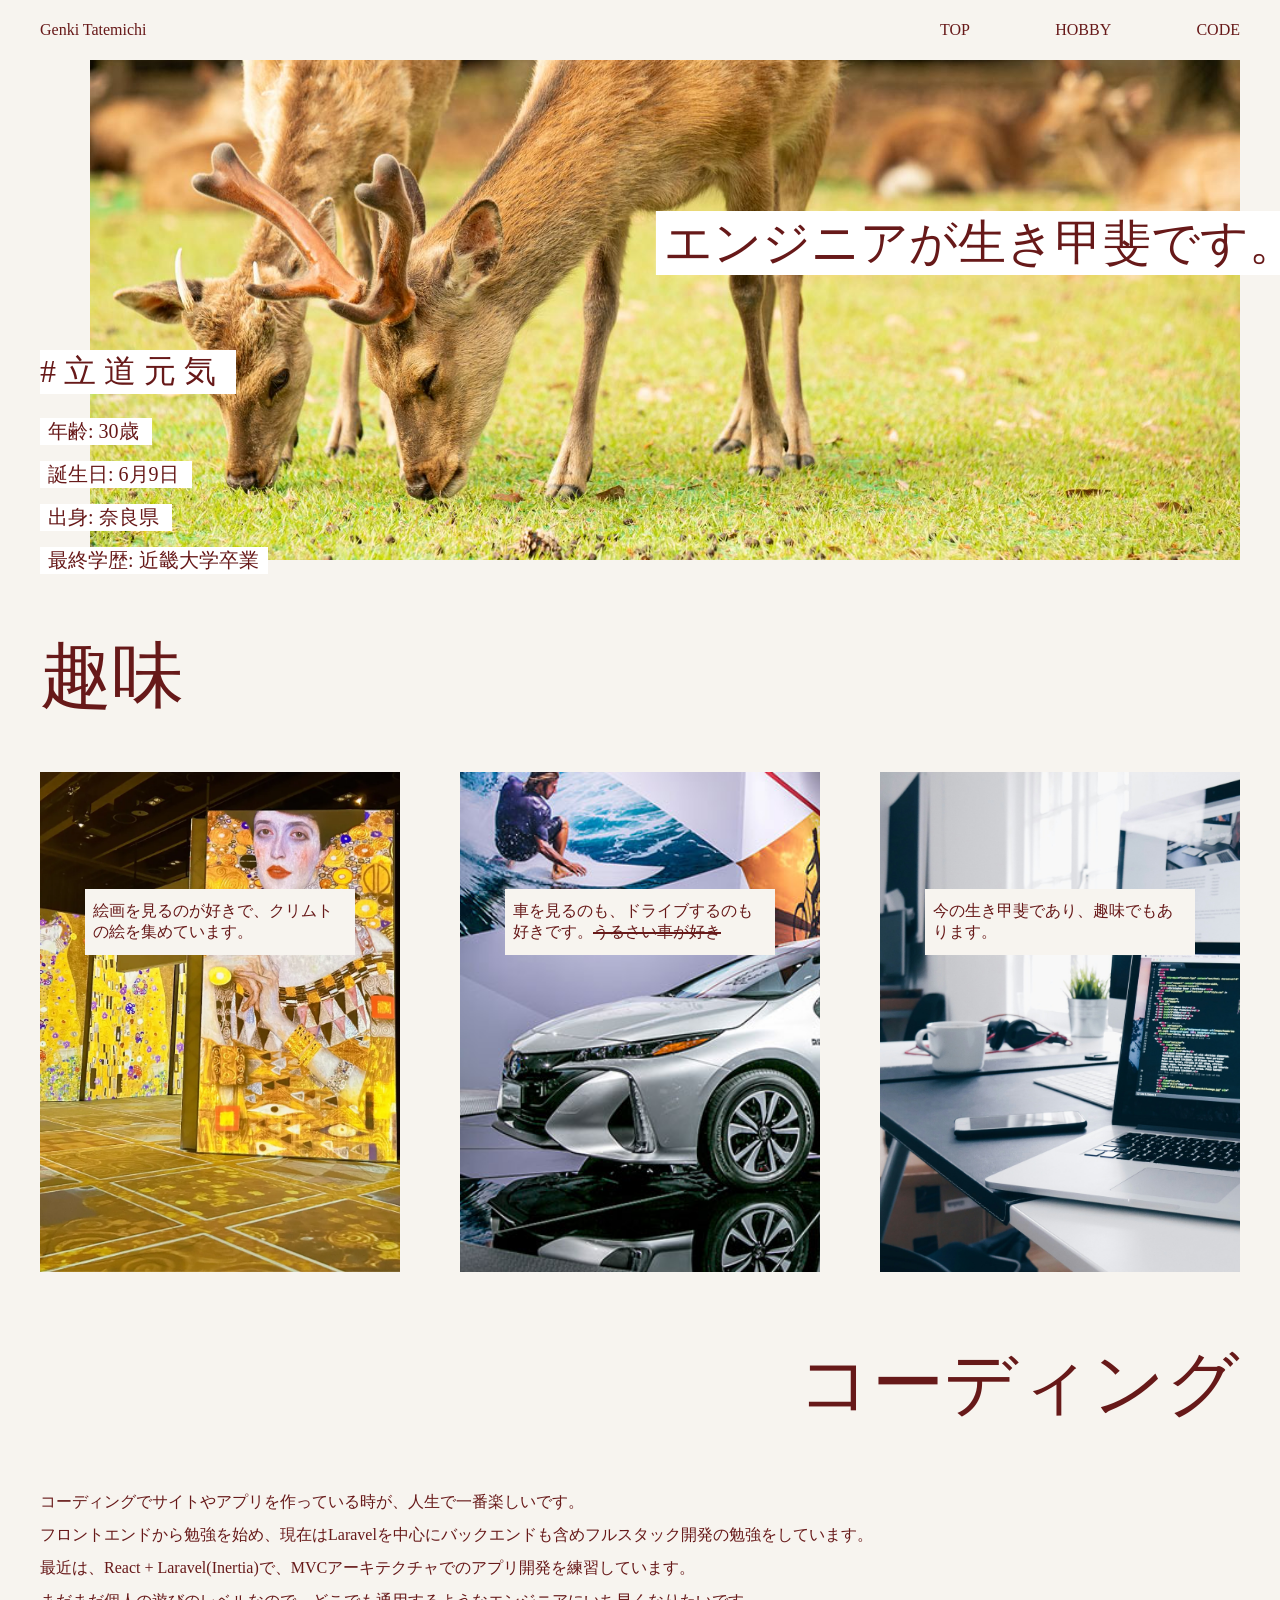
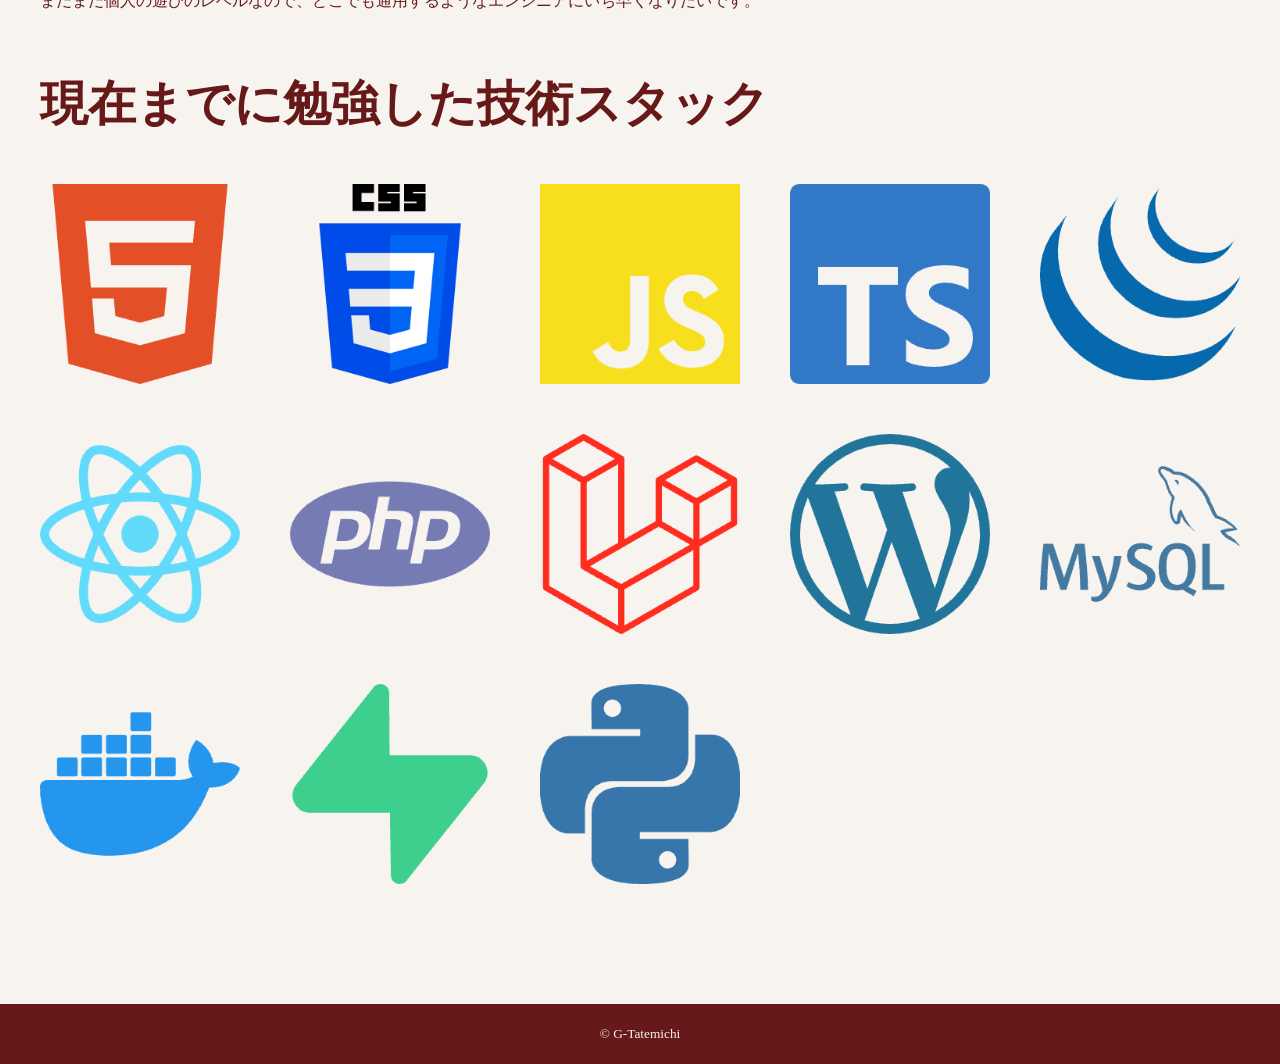
<file: index.html>
<!DOCTYPE html>
<html lang="ja">
<head>
    <meta charset="UTF-8">
    <meta name="viewport" content="width=device-width, initial-scale=1.0">
    <link rel="stylesheet" href="./style.css">
    <title>立道元気の自己紹介</title>
</head>
<body>

    <header>
        <div class="container">
            <p class="head-title">Genki Tatemichi</p>
            <nav class="grobal-nav">
                <ul class="nav-wrapper">
                    <li><a href="#main-visual">TOP</a></li>
                    <li><a href="#hobby">HOBBY</a></li>
                    <li><a href="#engineering">CODE</a></li>
                </ul>
            </nav>
            <button class="hamburger-menu">
                <span class="hamburger-label">Menu</span>
            </button>
        </div>
    </header>

    <article id="main-visual">
        <div class="container">
            <h1 class="main-copy">エンジニアが生き甲斐です。</h1>
            <img class="main-img" src="./img/nara-1.jpg" alt="奈良の風景">
            <div class="profile">
                <p class="profile-title">#立道元気</p>
                <p class="profile-age profile-description">年齢: 30歳</p>
                <p class="profile-birthday profile-description">誕生日: 6月9日</p>
                <p class="profile-hometown profile-description">出身: 奈良県</p>
                <p class="profile-school profile-description">最終学歴: 近畿大学卒業</p>
            </div>
        </div>
    </article>

    <section id="hobby">
        <div class="container">

            <h2 class="section-title">趣味</h2>
                <ul class="hobby-list">
                    <li>
                        <p class="hobby-description">絵画を見るのが好きで、クリムトの絵を集めています。</p>
                    </li>
                    <li>
                        <p class="hobby-description">車を見るのも、ドライブするのも好きです。<span class="slashed">うるさい車が好き</span></p>
                    </li>
                    <li>
                        <p class="hobby-description">今の生き甲斐であり、趣味でもあります。</p>
                    </li>
                </ul>
        </div>
        </section>

    <section id="engineering">
        <div class="container">
            <h2 class="section-title">コーディング</h2>
            <p class="engineering-description">
                <span>コーディングでサイトやアプリを作っている時が、人生で一番楽しいです。</span>
                <span>フロントエンドから勉強を始め、現在はLaravelを中心にバックエンドも含めフルスタック開発の勉強をしています。</span>
                <span>最近は、React + Laravel(Inertia)で、MVCアーキテクチャでのアプリ開発を練習しています。</span>
                <span>まだまだ個人の遊びのレベルなので、どこでも通用するようなエンジニアにいち早くなりたいです。</span>
            </p>

            <div class="stacks-wrapper">
                <h3 class="stacks-title">現在までに勉強した技術スタック</h3>
                <ul class="stacks">
                    <li class="stack"><img src="./img/icons/html5.png" alt="HTML" class="stack-icon"></li>
                    <li class="stack"><img src="./img/icons/css-3.png" alt="CSS" class="stack-icon"></li>
                    <li class="stack"><img src="./img/icons/javascript.png" alt="JavaScript" class="stack-icon"></li>
                    <li class="stack"><img src="./img/icons/typescript.png" alt="TypeScript" class="stack-icon"></li>
                    <li class="stack"><img src="./img/icons/jquery.png" alt="jQuery" class="stack-icon"></li>
                    <li class="stack"><img src="./img/icons/react.png" alt="React" class="stack-icon"></li>
                    <li class="stack"><img src="./img/icons/php.png" alt="php" class="stack-icon"></li>
                    <li class="stack"><img src="./img/icons/laravel.png" alt="Laravel" class="stack-icon"></li>
                    <li class="stack"><img src="./img/icons/wordpress.png" alt="Wordpress" class="stack-icon"></li>
                    <li class="stack"><img src="./img/icons/mysql.png" alt="mySQL" class="stack-icon"></li>
                    <li class="stack"><img src="./img/icons/docker.png" alt="Docker" class="stack-icon"></li>
                    <li class="stack"><img src="./img/icons/supabase.png" alt="Supabase" class="stack-icon"></li>
                    <li class="stack"><img src="./img/icons/python.png" alt="Python" class="stack-icon"></li>
                </ul>
            </div>
        </div>
    </section>

    <footer>
        <small>&COPY; G-Tatemichi</small>
    </footer>
    
</body>
</html>
</file>
<file: style.css>
* {
  padding: 0;
  margin: 0;
  box-sizing: border-box;
  list-style: none;
}

:root {
  --header-height: 60px;
  --primary-brown: rgb(103, 25, 25);
}

body {
  background-color: #f7f4ef;
  color: var(--primary-brown);
  overflow-x: hidden;
}

.container {
  max-width: 1200px;
  margin: 0 auto;
}

section {
  margin-top: 64px;
}

header {
  position: fixed;
  top: 0;
  left: 0;
  width: 100vw;
  z-index: 999;
}

header .container {
  display: flex;
  justify-content: space-between;
  align-items: center;
  height: var(--header-height);
}

.head-title {
  letter-spacing: 20%;
}

.nav-wrapper {
  min-width: 300px;
  display: flex;
  justify-content: space-between;
}

.nav-wrapper li a {
  text-decoration: none;
  letter-spacing: 10%;
  color: var(--primary-brown);
}

.hamburger-menu {
  display: none;
}

#main-visual {
  padding-top: var(--header-height);
}

#main-visual .container {
  position: relative;
}

.main-img {
  width: 1150px;
  height: 500px;
  margin-left: 50px;
  object-fit: cover;
}

.profile {
  position: absolute;
  bottom: -10px;
  left: 0;
  display: flex;
  flex-direction: column;
  gap: 16px;
}

.main-copy {
  position: absolute;
  right: 0;
  top: 30%;
  font-family: serif;
  font-size: 48px;
  background-color: white;
  transform: translateX(10%);
  padding: 0 8px;
  font-weight: 100;
}

.profile-title {
  font-size: 32px;
  letter-spacing: 8px;
  margin-bottom: 8px;
  background-color: white;
  width: 196px;
  font-family: serif;
}

.profile-description {
  font-size: 20px;
  background-color: white;
  padding-left: 8px;
  font-family: serif;
}

.profile-age {
  width: 112px;
}
.profile-birthday {
  width: 152px;
}
.profile-hometown {
  width: 132px;
}
.profile-school {
  width: 228px;
}

.section-title {
  font-size: 72px;
  font-family: serif;
  margin-bottom: 48px;
  font-weight: 100;
}

section:last-of-type .section-title {
  text-align: right;
}

.hobby-list {
  display: flex;
  justify-content: space-between;
}

.hobby-list li {
  position: relative;
  flex-wrap: wrap;
  width: 30%;
  height: 500px;
  background-size: cover;
  background-position: left center;
  background-image: url("./img/hobby/car.jpg");
}

.hobby-list li:first-of-type {
  background-image: url("./img/hobby/art.webp");
  background-position: center center;
}

.hobby-list li:last-of-type {
  background-image: url("./img/hobby/coding.jpg");
}

.hobby-list li p {
  position: absolute;
  width: 75%;
  top: 30%;
  left: 50%;
  transform: translate(-50%, -50%);
  background-color: #f7f4ef;
  padding: 12px 8px;
}

.slashed {
  position: relative;
}

.slashed::after {
  content: "";
  position: absolute;
  width: 100%;
  height: 2px;
  top: 50%;
  left: 0;
  background-color: var(--primary-brown);
}

.engineering-description span {
  display: inline-block;
  margin-top: 12px;
}

.stacks-wrapper {
  margin: var(--header-height) 0;
}

.stacks-title {
  font-size: 48px;
  margin-bottom: 48px;
}

.stacks {
  display: flex;
  flex-wrap: wrap;
  gap: 50px;
}

.stack {
  height: 200px;
  width: 200px;
}

.stack img {
  width: 100%;
  height: 100%;
  object-fit: cover;
  object-position: center center;
}

footer {
  margin-top: calc(var(--header-height) * 2);
  height: var(--header-height);
  display: flex;
  justify-content: center;
  align-items: center;
  background-color: var(--primary-brown);
  color: #f7f4ef;
}

@media screen and (max-width: 767px) {
  .container {
    max-width: 324px;
  }

  p {
    font-size: 14px;
  }

  .grobal-nav {
    position: absolute;
    left: -101vw;
    top: 0;
    height: 100svh;
  }

  .hamburger-menu {
    display: block;
    width: 60px;
    height: 32px;
    background-color: var(--primary-brown);
    border: none;
    border-radius: 8px;
    color: white;
  }

  .hamburger-label {
    display: inline-block;
    letter-spacing: 2px;
  }

  .main-img {
    width: 300px;
    height: 600px;
    margin-left: 50px;
    object-fit: cover;
    object-position: 10% center;
  }

  .main-copy {
    font-size: 18px;
    top: 75%;
  }

  .profile {
    bottom: 55%;
  }

  .section-title {
    font-size: 24px;
    margin-bottom: 24px;
  }

  .hobby-list {
    flex-direction: column;
    gap: 24px;
  }

  .hobby-list li {
    width: 100%;
    height: 200px;
    transform: translateX(10px);
  }

  .hobby-list li:first-of-type {
    transform: translateX(-10px);
  }

  .hobby-list li:last-of-type {
    transform: translateX(-10px);
  }

  .hobby-list li p {
  width: 75%;
  top: 0;
  left: 25%;
  padding: 8px;
  transform: translate(10px, -10px);
  }

  .stacks-title {
    font-size: 20px;
    text-align: center;
  }

  .stacks {
    gap: 12px;
  }

  .stack {
  height: 100px;
  width: 100px;
  }
}
</file>
